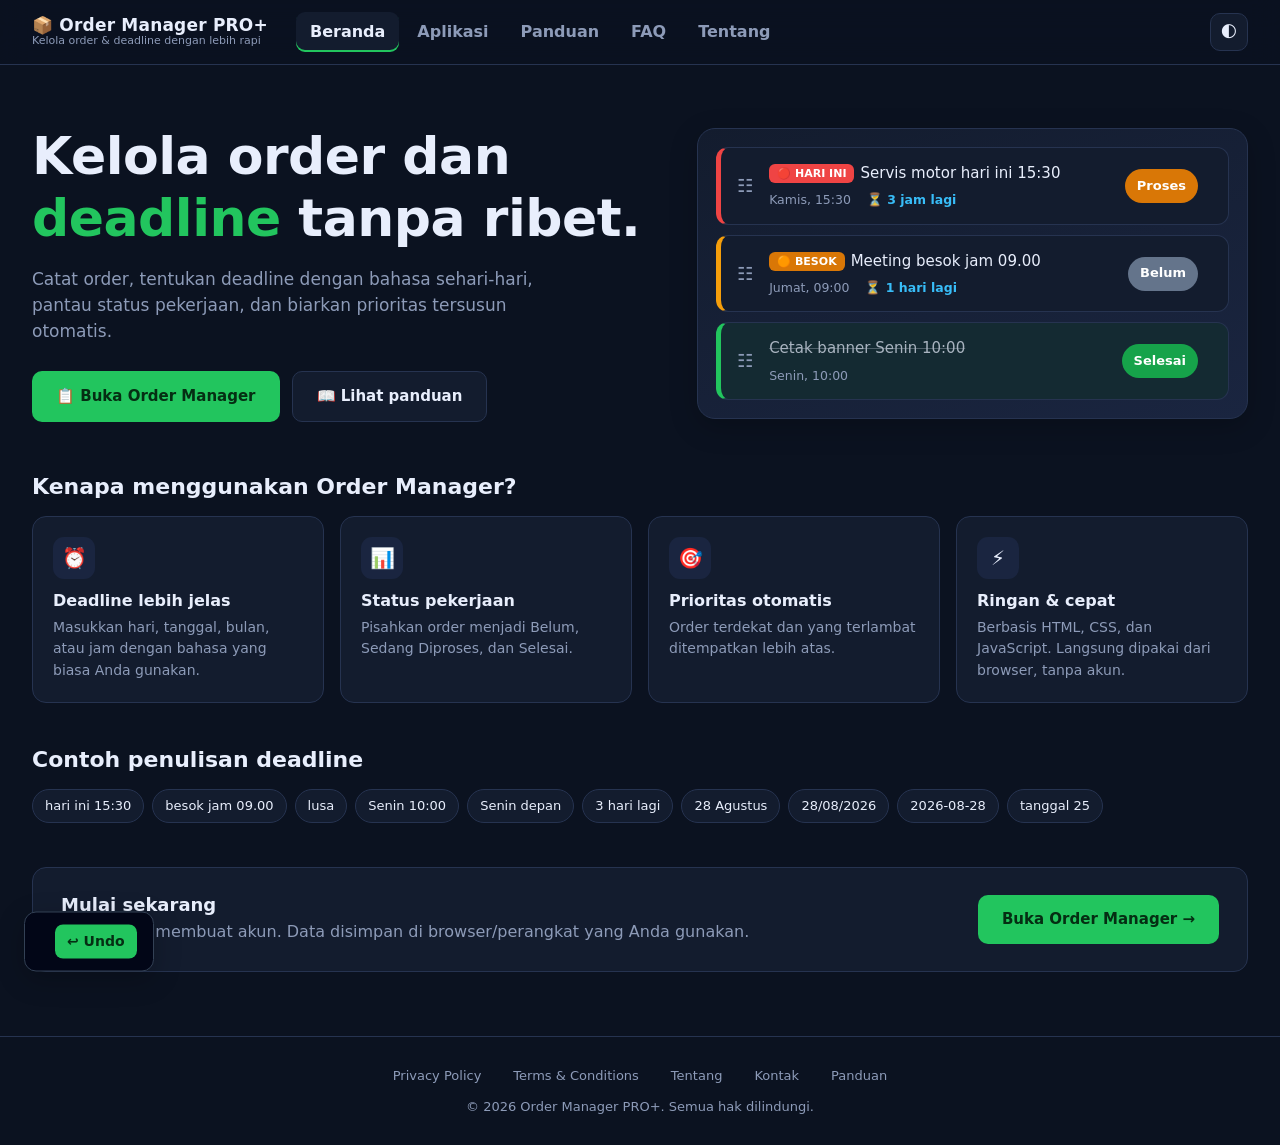
<file: index.html>
<!DOCTYPE html>
<html lang="id">
<head>
  <meta charset="UTF-8">
  <meta name="viewport" content="width=device-width, initial-scale=1.0, viewport-fit=cover">
  <meta name="google-site-verification" content="tuwIC2r9AlKlvY7EfGxf12h9E3UaU9T2xeXRM_5UAuw">
  <meta name="description" content="Order Manager PRO+ adalah aplikasi web ringan untuk mencatat order, mengatur deadline, memantau status pekerjaan, dan mengelola prioritas.">
  <meta name="theme-color" content="#0b1220">
  <title>Order Manager PRO+ — Kelola Order & Deadline</title>
  <link rel="stylesheet" href="style.css">
</head>
<body>

<header class="site-header">
  <div class="header-inner">
    <a class="brand" href="#home" data-page="home">📦 Order Manager PRO+<small>Kelola order &amp; deadline dengan lebih rapi</small></a>
    <nav class="nav" aria-label="Navigasi utama">
      <button id="nav-home"  data-page="home">Beranda</button>
      <button id="nav-app"   data-page="app">Aplikasi</button>
      <button id="nav-guide" data-page="guide">Panduan</button>
      <button id="nav-faq"   data-page="faq">FAQ</button>
      <button id="nav-about" data-page="about">Tentang</button>
    </nav>
    <button class="icon-btn" id="themeBtn" title="Ganti tema gelap / terang" aria-label="Ganti tema">🌓</button>
  </div>
</header>

<main>

<!-- ===================== BERANDA ===================== -->
<section id="page-home" class="page">
  <div class="wrap">
    <div class="hero">
      <div>
        <h1>Kelola order dan <em>deadline</em> tanpa ribet.</h1>
        <p>Catat order, tentukan deadline dengan bahasa sehari-hari, pantau status pekerjaan, dan biarkan prioritas tersusun otomatis.</p>
        <div class="hero-cta">
          <button class="btn btn-primary btn-lg" data-page="app">📋 Buka Order Manager</button>
          <button class="btn btn-ghost btn-lg" data-page="guide">📖 Lihat panduan</button>
        </div>
      </div>

      <!-- Pratinjau statis -->
      <div class="preview" aria-hidden="true">
        <div class="order today">
          <div class="drag-handle">☷</div>
          <div><div class="title"><span class="tag red">🔴 HARI INI</span>Servis motor hari ini 15:30</div><div class="meta"><span>Kamis, 15:30</span><span class="countdown">⏳ 3 jam lagi</span></div></div>
          <span class="progress p-proses">Proses</span><span></span>
        </div>
        <div class="order tomorrow">
          <div class="drag-handle">☷</div>
          <div><div class="title"><span class="tag orange">🟠 BESOK</span>Meeting besok jam 09.00</div><div class="meta"><span>Jumat, 09:00</span><span class="countdown">⏳ 1 hari lagi</span></div></div>
          <span class="progress p-belum">Belum</span><span></span>
        </div>
        <div class="order selesai">
          <div class="drag-handle">☷</div>
          <div><div class="title">Cetak banner Senin 10:00</div><div class="meta"><span>Senin, 10:00</span></div></div>
          <span class="progress p-selesai">Selesai</span><span></span>
        </div>
      </div>
    </div>

    <h2 class="section-title" style="margin-top:8px">Kenapa menggunakan Order Manager?</h2>
    <div class="feature-grid">
      <article class="feature"><div class="ico">⏰</div><h3>Deadline lebih jelas</h3><p>Masukkan hari, tanggal, bulan, atau jam dengan bahasa yang biasa Anda gunakan.</p></article>
      <article class="feature"><div class="ico">📊</div><h3>Status pekerjaan</h3><p>Pisahkan order menjadi Belum, Sedang Diproses, dan Selesai.</p></article>
      <article class="feature"><div class="ico">🎯</div><h3>Prioritas otomatis</h3><p>Order terdekat dan yang terlambat ditempatkan lebih atas.</p></article>
      <article class="feature"><div class="ico">⚡</div><h3>Ringan &amp; cepat</h3><p>Berbasis HTML, CSS, dan JavaScript. Langsung dipakai dari browser, tanpa akun.</p></article>
    </div>

    <h2 class="section-title">Contoh penulisan deadline</h2>
    <div class="chips">
      <span class="chip">hari ini 15:30</span><span class="chip">besok jam 09.00</span><span class="chip">lusa</span>
      <span class="chip">Senin 10:00</span><span class="chip">Senin depan</span><span class="chip">3 hari lagi</span>
      <span class="chip">28 Agustus</span><span class="chip">28/08/2026</span><span class="chip">2026-08-28</span><span class="chip">tanggal 25</span>
    </div>

    <div class="cta-box">
      <div><h3>Mulai sekarang</h3><p>Tidak perlu membuat akun. Data disimpan di browser/perangkat yang Anda gunakan.</p></div>
      <button class="btn btn-primary btn-lg" data-page="app">Buka Order Manager →</button>
    </div>
  </div>
</section>

<!-- ===================== APLIKASI ===================== -->
<section id="page-app" class="page">
  <div class="wrap">
    <div class="app-layout">

      <aside class="side">
        <div class="panel">
          <h2>➕ Tambah order</h2>
          <textarea id="input" aria-label="Daftar order, satu per baris" placeholder="Satu order per baris. Contoh:
Servis motor hari ini 15:30
Meeting besok jam 09.00
Ambil barang lusa
Cetak banner Senin 10:00
Kirim paket Senin depan
Order kartu 28 Agustus
Deadline 28 Agustus 2026 13:00
Pesanan 28/08/2026
Cetak label tanggal 25"></textarea>
          <button class="btn btn-primary btn-block" id="btnTambah" style="margin-top:12px">Tambah Order</button>
          <p class="hint"><kbd>Ctrl</kbd> + <kbd>Enter</kbd> untuk menambah cepat. Deadline dibaca otomatis jika ada.</p>
        </div>

        <div class="dashboard">
          <div class="dash over"><b id="dash-over">0</b><span>Lewat deadline</span></div>
          <div class="dash today"><b id="dash-today">0</b><span>Hari ini</span></div>
          <div class="dash tomorrow"><b id="dash-tomorrow">0</b><span>Besok</span></div>
          <div class="dash"><b id="dash-week">0</b><span>7 hari ke depan</span></div>
        </div>

        <div id="clock"></div>
        <button class="danger-link" id="btnHapusSemua">Hapus semua data…</button>
      </aside>

      <section>
        <div class="list-head">
          <div class="status-tabs" role="tablist">
            <button class="status-tab" id="tab-belum"  data-tab="belum">⏳ Belum <span id="count-belum">0</span></button>
            <button class="status-tab" id="tab-proses" data-tab="proses">🔄 Diproses <span id="count-proses">0</span></button>
            <button class="status-tab" id="tab-selesai" data-tab="selesai">✅ Selesai <span id="count-selesai">0</span></button>
          </div>
          <div class="list-tools">
            <input id="search" class="search" type="search" placeholder="Cari order…  ( / )" aria-label="Cari order">
            <select id="sortMode" class="select" aria-label="Urutan">
              <option value="deadline">Urut deadline</option>
              <option value="manual">Urut manual</option>
            </select>
          </div>
        </div>
        <p class="small muted" style="margin:0 0 12px">💡 Geser kartu (☷) atau gunakan ▲ ▼ untuk mengatur urutan sendiri — mode otomatis pindah ke “Urut manual”.</p>
        <div id="output"></div>
      </section>

    </div>
  </div>
</section>

<!-- ===================== PANDUAN ===================== -->
<section id="page-guide" class="page">
  <div class="wrap">
    <div class="page-head"><h1>📖 Panduan</h1><p>Cara menggunakan fitur utama Order Manager PRO+.</p></div>
    <div class="info-grid">
      <article class="info-card"><h3>1. Tambah order</h3><p>Masukkan satu order per baris lalu tekan <b>Tambah Order</b>. Jika teks yang sama sudah ada, order baru tidak akan dimasukkan.</p></article>
      <article class="info-card"><h3>2. Tulis deadline</h3><p>Contoh: <b>hari ini 15:30</b>, <b>besok jam 09.00</b>, <b>lusa</b>, <b>Senin 10:00</b>, <b>Senin depan</b>, <b>28 Agustus</b>, <b>28 Agustus 2026</b>, <b>28/08/2026</b>, <b>28-08-2026</b>, <b>2026-08-28</b>, atau <b>tanggal 25</b>.</p></article>
      <article class="info-card"><h3>3. Status</h3><p>Gunakan tiga tab untuk memisahkan order <b>Belum</b>, <b>Diproses</b>, dan <b>Selesai</b>. Ubah status lewat pilihan di tiap kartu.</p></article>
      <article class="info-card"><h3>4. Prioritas</h3><p>Pada mode <b>Urut deadline</b>, deadline yang lewat atau paling dekat otomatis berada di atas. Order tanpa tanggal berada setelah order terjadwal.</p></article>
      <article class="info-card"><h3>5. Urut manual</h3><p>Geser kartu atau gunakan tombol ▲ ▼ untuk mengatur prioritas sendiri. Mode otomatis berpindah ke <b>Urut manual</b>.</p></article>
      <article class="info-card"><h3>6. Edit, catatan &amp; Undo</h3><p>Tombol ✏️ membuka form edit teks dan catatan. Setelah menghapus order, tekan <b>Undo</b> dalam beberapa detik untuk mengembalikannya.</p></article>
    </div>
  </div>
</section>

<!-- ===================== FAQ ===================== -->
<section id="page-faq" class="page">
  <div class="wrap prose">
    <div class="page-head"><h1>❓ FAQ</h1><p>Pertanyaan yang sering ditanyakan.</p></div>
    <details open><summary>Apakah data saya tersimpan?</summary><p>Ya. Versi ini menggunakan penyimpanan browser (localStorage). Menghapus data browser atau berpindah perangkat dapat menghilangkan data lokal.</p></details>
    <details><summary>Apakah saya perlu login?</summary><p>Tidak untuk versi lokal ini.</p></details>
    <details><summary>Apakah tanggal otomatis akurat?</summary><p>Parser menggunakan tanggal dan waktu perangkat. Untuk deadline, sebaiknya tuliskan waktu jika jam benar-benar penting.</p></details>
    <details><summary>Bagaimana jika deadline tidak dikenali?</summary><p>Kartu akan menampilkan peringatan bahwa deadline tidak terdeteksi. Gunakan salah satu format pada Panduan.</p></details>
    <details><summary>Apakah data bisa diakses dari HP lain?</summary><p>Belum pada versi localStorage. Untuk sinkronisasi antarperangkat, aplikasi perlu backend/database.</p></details>
  </div>
</section>

<!-- ===================== TENTANG ===================== -->
<section id="page-about" class="page">
  <div class="wrap prose">
    <div class="page-head"><h1>ℹ️ Tentang Order Manager PRO+</h1><p>Aplikasi web sederhana untuk membantu pengelolaan pekerjaan dan order harian.</p></div>
    <div class="info-card doc">
      <h3>Tujuan</h3><p class="muted">Order Manager PRO+ dibuat untuk membantu pengguna mencatat pekerjaan, deadline, dan progres dalam satu tampilan yang ringan.</p>
      <h3>Privasi data</h3><p class="muted">Pada versi ini, data order utama disimpan di browser pengguna. Jangan memasukkan informasi sensitif yang tidak diperlukan.</p>
      <h3>Kontak</h3><p class="muted">Untuk pertanyaan, saran, atau laporan masalah, silakan gunakan alamat kontak yang Anda tetapkan pada versi publik situs.</p>
    </div>
  </div>
</section>

<!-- ===================== PRIVASI ===================== -->
<section id="page-privacy" class="page">
  <div class="wrap prose">
    <div class="page-head"><h1>🔒 Privacy Policy</h1></div>
    <div class="info-card doc">
      <p>Kebijakan Privasi ini menjelaskan bagaimana situs Order Manager PRO+ menangani informasi ketika Anda menggunakan layanan.</p>
      <h3>Data aplikasi</h3><p class="muted">Order yang Anda masukkan pada versi ini disimpan secara lokal di browser menggunakan localStorage. Data tersebut tidak otomatis dikirim ke server oleh aplikasi inti ini.</p>
      <h3>Cookies dan pihak ketiga</h3><p class="muted">Situs ini tidak menampilkan iklan. Jika di kemudian hari ditambahkan layanan pihak ketiga (misalnya iklan atau analitik), bagian ini akan diperbarui.</p>
      <h3>Pengelolaan data</h3><p class="muted">Anda dapat menghapus order melalui fitur penghapusan di aplikasi. Anda juga dapat menghapus data situs dari pengaturan browser.</p>
      <h3>Perubahan</h3><p class="muted">Kebijakan ini dapat diperbarui apabila fitur atau layanan pihak ketiga berubah.</p>
    </div>
  </div>
</section>

<!-- ===================== SYARAT ===================== -->
<section id="page-terms" class="page">
  <div class="wrap prose">
    <div class="page-head"><h1>📜 Terms &amp; Conditions</h1></div>
    <div class="info-card doc">
      <p>Dengan menggunakan Order Manager PRO+, Anda memahami bahwa aplikasi ini merupakan alat bantu pencatatan dan pengingat deadline.</p>
      <h3>Ketepatan deadline</h3><p class="muted">Parser tanggal menggunakan waktu perangkat dan pola bahasa tertentu. Pengguna tetap bertanggung jawab memeriksa deadline penting.</p>
      <h3>Penyimpanan</h3><p class="muted">Versi localStorage tidak menjamin data tetap tersedia setelah data browser dihapus, perangkat diganti, atau browser mengalami perubahan.</p>
      <h3>Penggunaan wajar</h3><p class="muted">Gunakan layanan secara wajar dan jangan memasukkan konten yang melanggar hukum atau hak pihak lain.</p>
    </div>
  </div>
</section>

<!-- ===================== KONTAK ===================== -->
<section id="page-contact" class="page">
  <div class="wrap prose">
    <div class="page-head"><h1>📞 Kontak</h1></div>
    <div class="info-card">
      <p>Untuk pertanyaan, saran, atau laporan bug, gunakan kanal kontak yang Anda tetapkan untuk situs ini.</p>
      <p class="muted">Tempatkan email bisnis atau formulir kontak Anda di sini sebelum publikasi final.</p>
    </div>
  </div>
</section>

</main>

<footer>
  <div class="footer-links">
    <button data-page="privacy">Privacy Policy</button>
    <button data-page="terms">Terms &amp; Conditions</button>
    <button data-page="about">Tentang</button>
    <button data-page="contact">Kontak</button>
    <button data-page="guide">Panduan</button>
  </div>
  <div>© <span id="year"></span> Order Manager PRO+. Semua hak dilindungi.</div>
</footer>

<!-- Dialog edit -->
<dialog id="dlgEdit">
  <div class="dlg-head">✏️ Edit order</div>
  <div class="dlg-body">
    <label for="editText">Isi order (termasuk deadline)</label>
    <input id="editText" type="text" autocomplete="off">
    <label for="editNote">Catatan tambahan</label>
    <textarea id="editNote" placeholder="Opsional"></textarea>
  </div>
  <div class="dlg-foot">
    <button class="btn btn-ghost" id="editCancel">Batal</button>
    <button class="btn btn-primary" id="editSave">Simpan</button>
  </div>
</dialog>

<!-- Toast -->
<div id="toast" class="toast" role="status" aria-live="polite">
  <span id="toastText"></span>
  <button id="toastUndo">↩ Undo</button>
</div>

<script src="js/parser.js"></script>
<script src="js/app.js"></script>
</body>
</html>
</file>
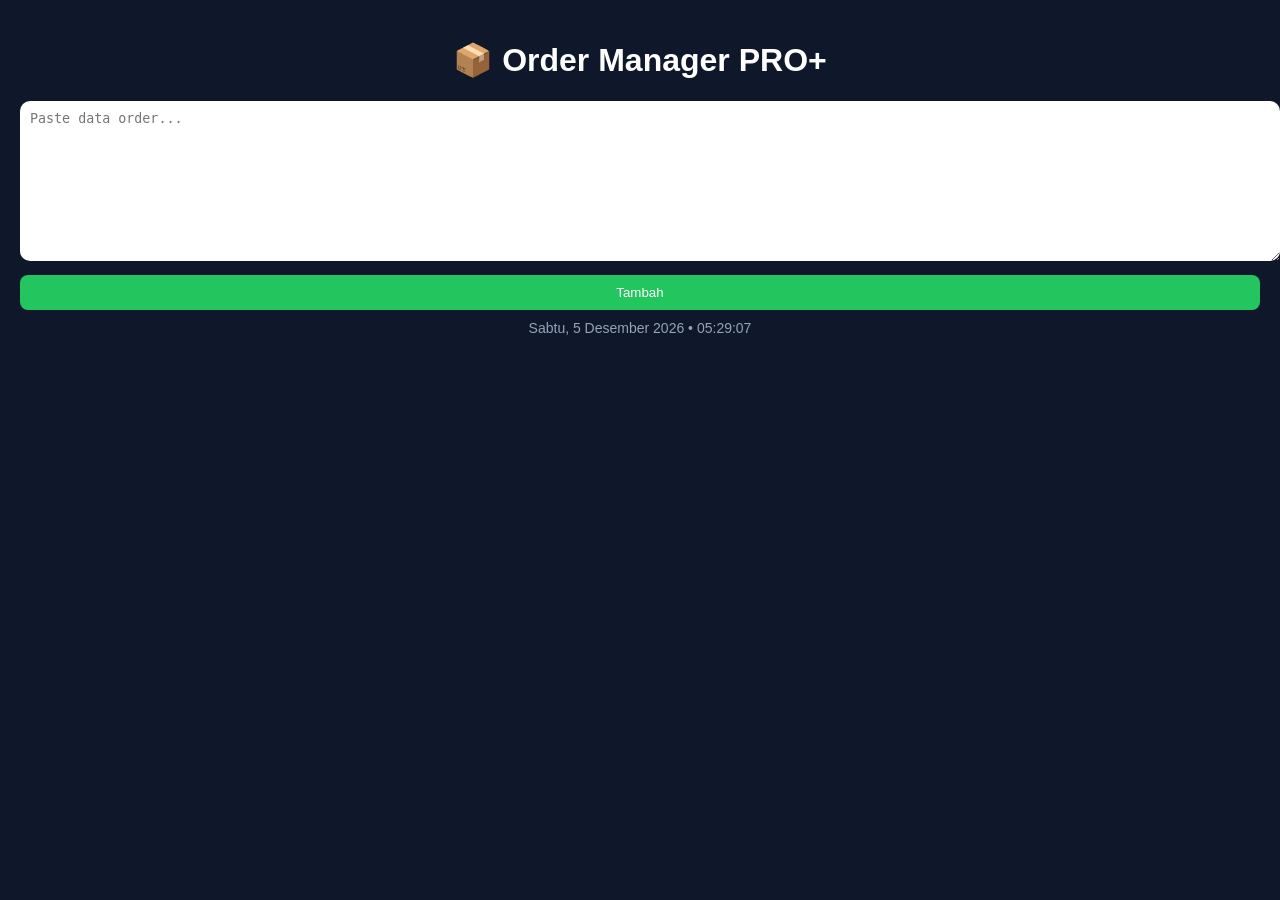
<file: ReminderCetak (1).html>
<!DOCTYPE html>
<html lang="id">
<head>
<meta charset="UTF-8">
<meta name="viewport" content="width=device-width, initial-scale=1.0">
<title>Order Manager PRO+</title>

<style>
body{
  font-family:'Segoe UI',sans-serif;
  background:#0f172a;
  color:#fff;
  margin:0;
  padding:20px;
}

h1{text-align:center;}

textarea{
  width:100%;
  height:140px;
  border-radius:10px;
  border:none;
  padding:10px;
  margin-bottom:10px;
}

button{
  border:none;
  border-radius:8px;
  cursor:pointer;
}

.btn-main{
  width:100%;
  padding:10px;
  background:#22c55e;
  color:#fff;
}

#clock{
  text-align:center;
  margin-top:10px;
  font-size:14px;
  color:#94a3b8;
}

.container{margin-top:20px;}

.card{
  background:#1e293b;
  padding:12px;
  border-radius:12px;
  margin-bottom:10px;
  display:flex;
  justify-content:space-between;
  align-items:center;
  cursor:grab;
  transition:0.2s;
}

.card.dragging{opacity:0.5;}

.card.proses{background:#78350f;}
.card.selesai{background:#064e3b;}

/* 🔥 REMINDER */
.card.today{
  border:2px solid #ef4444;
  box-shadow:0 0 10px #ef4444;
}

.card.tomorrow{
  border:2px solid #f59e0b;
  box-shadow:0 0 10px #f59e0b;
}

.left{flex:1;}
.title{font-size:14px;}

.progress{
  font-size:11px;
  padding:3px 6px;
  border-radius:6px;
  margin-left:6px;
}

.p-belum{background:#64748b;}
.p-proses{background:#f59e0b;}
.p-selesai{background:#22c55e;}

.tag{
  font-size:11px;
  padding:2px 6px;
  border-radius:6px;
  margin-right:5px;
}

.urgent{background:#ef4444;}
.soon{background:#f59e0b;}
.normal{background:#64748b;}
.doneTag{background:#22c55e;}

.todayTag{background:#ef4444;}
.tomorrowTag{background:#f59e0b;}

.date{
  font-size:11px;
  color:#94a3b8;
}

.actions{
  display:flex;
  gap:5px;
}

.actions button{
  padding:5px 6px;
  font-size:11px;
}

.edit{background:#3b82f6;color:#fff;}
.delete{background:#ef4444;color:#fff;}
</style>
</head>

<body>

<h1>📦 Order Manager PRO+</h1>

<textarea id="input" placeholder="Paste data order..."></textarea>
<button class="btn-main" onclick="tambah()">Tambah</button>

<div id="clock"></div>

<div class="container" id="output"></div>

<script>
let data = JSON.parse(localStorage.getItem("orders") || "[]")

function parseTanggal(text){
  const bulan = {
    januari:0,februari:1,maret:2,april:3,mei:4,juni:5,
    juli:6,agustus:7,september:8,oktober:9,november:10,desember:11
  }

  let m = text.toLowerCase().match(/(\d{1,2})\s*(januari|februari|maret|april|mei|juni|juli|agustus|september|oktober|november|desember)/)
  if(m) return new Date(2026, bulan[m[2]], m[1])

  if(text.toLowerCase().includes("senin")) return new Date(Date.now()+1*86400000)
  if(text.toLowerCase().includes("rabu")) return new Date(Date.now()+3*86400000)
  if(text.toLowerCase().includes("jumat")) return new Date(Date.now()+5*86400000)

  return null
}

/* 🔥 DETEKSI HARI H & BESOK */
function getDayStatus(date){
  if(!date) return ""

  let today = new Date()
  today.setHours(0,0,0,0)

  let d = new Date(date)
  d.setHours(0,0,0,0)

  let diff = (d - today)/(1000*60*60*24)

  if(diff === 0) return "today"
  if(diff === 1) return "tomorrow"
  return ""
}

function getStatus(date, progress){
  if(progress === "selesai") return "done"
  if(!date) return "normal"

  let diff = (date - new Date())/(1000*60*60*24)

  if(diff <= 1) return "urgent"
  if(diff <= 3) return "soon"
  return "normal"
}

function tambah(){
  let input = document.getElementById("input").value.split("\n")

  input.forEach(x=>{
    if(x.trim()){
      data.push({
        id: Date.now() + Math.random(),
        text: x,
        progress:"belum"
      })
    }
  })

  document.getElementById("input").value=""
  simpan()
  render()
}

function simpan(){
  localStorage.setItem("orders", JSON.stringify(data))
}

function hapus(id){
  data = data.filter(x=>x.id!==id)
  simpan()
  render()
}

function edit(id){
  let item = data.find(x=>x.id===id)
  let baru = prompt("Edit order:", item.text)
  if(baru){
    item.text = baru
    simpan()
    render()
  }
}

function updateProgress(id,val){
  let item = data.find(x=>x.id===id)
  item.progress = val
  simpan()
  render()
}

function render(){
  let list = data.map(d=>{
    let date = parseTanggal(d.text)
    return {...d, date, status:getStatus(date,d.progress), day:getDayStatus(date)}
  })

  list.sort((a,b)=>{
    if(a.progress==="selesai" && b.progress!=="selesai") return 1
    if(a.progress!=="selesai" && b.progress==="selesai") return -1
    if(!a.date) return -1
    if(!b.date) return 1
    return a.date - b.date
  })

  let html=""

  list.forEach((d,i)=>{
    html+=`
    <div class="card ${d.progress} ${d.day}" draggable="true" data-index="${i}">
      <div class="left">
        <div class="title">

          ${
            d.day==="today" ? '<span class="tag todayTag">🔴 HARI INI</span>' :
            d.day==="tomorrow" ? '<span class="tag tomorrowTag">🟠 BESOK</span>' : ''
          }

          <span class="tag ${
            d.status=="done"?"doneTag":
            d.status=="urgent"?"urgent":
            d.status=="soon"?"soon":"normal"
          }">
            ${
              d.status=="done"?"🟢":
              d.status=="urgent"?"🔴":
              d.status=="soon"?"🟡":"⚪"
            }
          </span>

          ${d.text}

          <select class="progress p-${d.progress}" onchange="updateProgress(${d.id}, this.value)">
            <option value="belum" ${d.progress=="belum"?"selected":""}>Belum</option>
            <option value="proses" ${d.progress=="proses"?"selected":""}>Proses</option>
            <option value="selesai" ${d.progress=="selesai"?"selected":""}>Selesai</option>
          </select>
        </div>

        <div class="date">
          ${d.date ? d.date.toDateString() : "Tidak ada tanggal"}
        </div>
      </div>

      <div class="actions">
        <button class="edit" onclick="edit(${d.id})">✏️</button>
        <button class="delete" onclick="hapus(${d.id})">🗑️</button>
      </div>
    </div>
    `
  })

  document.getElementById("output").innerHTML = html

  dragInit()
}

/* DRAG */
function dragInit(){
  const cards = document.querySelectorAll('.card')
  let dragIndex = null

  cards.forEach(card=>{
    card.addEventListener('dragstart',()=>{
      dragIndex = card.dataset.index
      card.classList.add('dragging')
    })

    card.addEventListener('dragend',()=>{
      card.classList.remove('dragging')
    })

    card.addEventListener('dragover',(e)=>e.preventDefault())

    card.addEventListener('drop',()=>{
      let dropIndex = card.dataset.index

      let temp = data[dragIndex]
      data.splice(dragIndex,1)
      data.splice(dropIndex,0,temp)

      simpan()
      render()
    })
  })
}

/* CLOCK */
function updateClock(){
  const now = new Date()

  const hari = ["Minggu","Senin","Selasa","Rabu","Kamis","Jumat","Sabtu"]
  const bulan = ["Januari","Februari","Maret","April","Mei","Juni","Juli","Agustus","September","Oktober","November","Desember"]

  let h = hari[now.getDay()]
  let tgl = now.getDate()
  let b = bulan[now.getMonth()]
  let th = now.getFullYear()

  let jam = now.getHours().toString().padStart(2,'0')
  let menit = now.getMinutes().toString().padStart(2,'0')
  let detik = now.getSeconds().toString().padStart(2,'0')

  document.getElementById("clock").innerHTML =
    `${h}, ${tgl} ${b} ${th} • ${jam}:${menit}:${detik}`
}

setInterval(updateClock,1000)
updateClock()

render()
</script>

</body>
</html>
</file>
<file: style.css>
/* ==========================================================
   Order Manager PRO+ — desktop-first
   ========================================================== */
:root {
  --bg: #0b1220;
  --surface: #131c2e;
  --surface2: #1a2540;
  --border: #263350;
  --text: #e8eefc;
  --muted: #8d9bb8;
  --primary: #22c55e;
  --primary-d: #16a34a;
  --danger: #ef4444;
  --orange: #f59e0b;
  --blue: #3b82f6;
  --cyan: #38bdf8;
  --radius: 14px;
  --shadow: 0 8px 28px rgba(0, 0, 0, .22);
  color-scheme: dark;
}
body.light {
  --bg: #f1f4f9;
  --surface: #ffffff;
  --surface2: #eef2f8;
  --border: #d9e0ec;
  --text: #0f172a;
  --muted: #5d6b84;
  --shadow: 0 6px 22px rgba(15, 23, 42, .08);
  color-scheme: light;
}

* { box-sizing: border-box; }
html { scroll-behavior: smooth; }
body {
  margin: 0; background: var(--bg); color: var(--text); line-height: 1.55;
  font-family: Inter, system-ui, -apple-system, "Segoe UI", Roboto, sans-serif;
  -webkit-font-smoothing: antialiased;
}
button, input, textarea, select { font: inherit; color: inherit; }
button { border: 0; cursor: pointer; background: none; }
a { color: inherit; }
h1, h2, h3 { line-height: 1.2; margin: 0; }
.muted { color: var(--muted); }
.small { font-size: 12px; }
kbd { font: 11px ui-monospace, monospace; padding: 1px 6px; border: 1px solid var(--border); border-bottom-width: 2px; border-radius: 5px; background: var(--surface2); }
:focus-visible { outline: 2px solid var(--blue); outline-offset: 2px; }

/* ---------- Header ---------- */
.site-header { position: sticky; top: 0; z-index: 50; background: color-mix(in srgb, var(--bg) 88%, transparent); backdrop-filter: blur(14px); border-bottom: 1px solid var(--border); }
.header-inner { max-width: 1320px; margin: auto; padding: 0 32px; height: 64px; display: flex; align-items: center; gap: 28px; }
.brand { display: flex; flex-direction: column; text-decoration: none; font-weight: 800; font-size: 17px; letter-spacing: .2px; line-height: 1.15; white-space: nowrap; }
.brand small { color: var(--muted); font-size: 11px; font-weight: 500; letter-spacing: 0; }
.nav { display: flex; gap: 4px; margin-right: auto; }
.nav button { padding: 8px 14px; border-radius: 9px; color: var(--muted); font-weight: 600; white-space: nowrap; }
.nav button:hover { color: var(--text); background: var(--surface); }
.nav button.active { color: var(--text); background: var(--surface); box-shadow: inset 0 -2px 0 var(--primary); }
.icon-btn { width: 38px; height: 38px; border-radius: 10px; border: 1px solid var(--border); background: var(--surface); font-size: 16px; }
.icon-btn:hover { background: var(--surface2); }

/* ---------- Layout halaman ---------- */
.page { display: none; }
.page.active { display: block; }
.wrap { max-width: 1320px; margin: auto; padding: 32px 32px 64px; }
.prose { max-width: 860px; }
.page-head { margin-bottom: 24px; }
.page-head h1 { font-size: 30px; margin-bottom: 6px; }
.page-head p { color: var(--muted); margin: 0; }

.panel { background: var(--surface); border: 1px solid var(--border); border-radius: var(--radius); padding: 20px; box-shadow: var(--shadow); }
.panel h2, .panel h3 { font-size: 16px; margin-bottom: 12px; }

.btn { display: inline-flex; align-items: center; justify-content: center; gap: 8px; padding: 10px 18px; border-radius: 10px; font-weight: 700; transition: background .15s, transform .05s; }
.btn:active { transform: translateY(1px); }
.btn-primary { background: var(--primary); color: #052e13; }
.btn-primary:hover { background: #4ade80; }
.btn-ghost { border: 1px solid var(--border); background: var(--surface); }
.btn-ghost:hover { background: var(--surface2); }
.btn-block { width: 100%; }
.btn-lg { padding: 13px 24px; font-size: 15px; }

/* ---------- Beranda ---------- */
.hero { display: grid; grid-template-columns: 1.05fr .95fr; gap: 56px; align-items: center; padding: 28px 0 44px; }
.hero h1 { font-size: clamp(34px, 4.2vw, 52px); letter-spacing: -.5px; margin-bottom: 16px; }
.hero h1 em { font-style: normal; color: var(--primary); }
.hero p { font-size: 17px; color: var(--muted); max-width: 560px; margin: 0 0 26px; }
.hero-cta { display: flex; gap: 12px; flex-wrap: wrap; }
.preview { display: flex; flex-direction: column; gap: 10px; padding: 18px; border: 1px solid var(--border); border-radius: 18px; background: linear-gradient(160deg, var(--surface), var(--surface2)); box-shadow: var(--shadow); pointer-events: none; user-select: none; }
.preview .order { margin: 0; }

.feature-grid { display: grid; grid-template-columns: repeat(4, 1fr); gap: 16px; }
.feature { padding: 20px; background: var(--surface); border: 1px solid var(--border); border-radius: var(--radius); }
.feature .ico { display: grid; place-items: center; width: 42px; height: 42px; margin-bottom: 12px; border-radius: 11px; background: var(--surface2); font-size: 20px; }
.feature h3 { font-size: 16px; margin-bottom: 6px; }
.feature p { margin: 0; color: var(--muted); font-size: 14px; }
.section-title { font-size: 22px; margin: 44px 0 16px; }
.chips { display: flex; flex-wrap: wrap; gap: 8px; }
.chip { padding: 6px 12px; border: 1px solid var(--border); border-radius: 999px; background: var(--surface); font-size: 13px; }
.cta-box { display: flex; align-items: center; justify-content: space-between; gap: 24px; margin-top: 44px; padding: 26px 28px; border: 1px solid var(--border); border-radius: var(--radius); background: var(--surface); }
.cta-box h3 { font-size: 18px; margin-bottom: 4px; }
.cta-box p { margin: 0; color: var(--muted); }

/* ---------- Halaman aplikasi ---------- */
.app-layout > * { min-width: 0; }
.app-layout { display: grid; grid-template-columns: 370px minmax(0, 1fr); gap: 28px; align-items: start; }
.side { position: sticky; top: 88px; display: flex; flex-direction: column; gap: 16px; max-height: calc(100vh - 108px); overflow-y: auto; padding-right: 2px; }
#input { width: 100%; height: 190px; padding: 12px 14px; resize: vertical; border: 1px solid var(--border); border-radius: 10px; background: var(--surface2); line-height: 1.5; }
#input:focus, .search:focus, .select:focus { outline: none; border-color: var(--blue); box-shadow: 0 0 0 3px color-mix(in srgb, var(--blue) 25%, transparent); }
.hint { margin: 10px 0 0; color: var(--muted); font-size: 12px; }
#clock { text-align: center; color: var(--muted); font-size: 13px; padding: 4px 0; font-variant-numeric: tabular-nums; }

.dashboard { display: grid; grid-template-columns: 1fr 1fr; gap: 10px; }
.dash { padding: 14px 16px; border: 1px solid var(--border); border-radius: 12px; background: var(--surface); }
.dash b { display: block; font-size: 28px; line-height: 1.1; font-variant-numeric: tabular-nums; }
.dash span { color: var(--muted); font-size: 12px; }
.dash.over b { color: var(--danger); } .dash.today b { color: var(--orange); } .dash.tomorrow b { color: var(--cyan); }
.danger-link { align-self: flex-start; color: var(--muted); font-size: 12px; text-decoration: underline; padding: 4px 2px; }
.danger-link:hover { color: var(--danger); }

.list-head { display: flex; align-items: center; gap: 14px; flex-wrap: wrap; margin-bottom: 14px; }
.status-tabs { display: inline-flex; padding: 4px; gap: 4px; border: 1px solid var(--border); border-radius: 12px; background: var(--surface); }
.status-tab { padding: 8px 16px; border-radius: 9px; color: var(--muted); font-weight: 700; font-size: 13px; white-space: nowrap; }
.status-tab:hover { color: var(--text); }
.status-tab.active { background: var(--primary); color: #052e13; }
.status-tab span { margin-left: 4px; padding: 0 7px; border-radius: 999px; background: color-mix(in srgb, currentColor 16%, transparent); font-size: 12px; }
.list-tools { display: flex; gap: 10px; margin-left: auto; }
.search, .select { height: 40px; padding: 0 14px; border: 1px solid var(--border); border-radius: 10px; background: var(--surface); }
.search { width: 260px; }

/* ---------- Kartu order ---------- */
.order {
  --stripe: #64748b;
  position: relative; display: grid; grid-template-columns: auto minmax(0, 1fr) auto auto; gap: 14px; align-items: center;
  margin-bottom: 10px; padding: 14px 16px 14px 14px; background: var(--surface); border: 1px solid var(--border);
  border-left: 5px solid var(--stripe); border-radius: 12px; transition: background .2s, box-shadow .2s;
}
.order:hover { background: color-mix(in srgb, var(--surface) 85%, var(--surface2)); }
.order.proses { --stripe: var(--orange); background: color-mix(in srgb, var(--orange) 9%, var(--surface)); }
.order.selesai { --stripe: var(--primary); background: color-mix(in srgb, var(--primary) 8%, var(--surface)); }
.order.selesai .title { opacity: .7; text-decoration: line-through; text-decoration-color: color-mix(in srgb, currentColor 40%, transparent); }
.order.today { --stripe: var(--danger); }
.order.tomorrow { --stripe: var(--orange); }
.order.h2 { --stripe: var(--blue); }
.order.dragging { opacity: .4; }
.order.drop-target { box-shadow: 0 -3px 0 var(--blue); }
.order.super-priority { border-color: var(--danger); animation: glow 1.6s ease-in-out infinite; }
@keyframes glow { 50% { box-shadow: 0 0 0 3px color-mix(in srgb, var(--danger) 35%, transparent), 0 0 22px color-mix(in srgb, var(--danger) 45%, transparent); } }
@media (prefers-reduced-motion: reduce) { .order.super-priority { animation: none; } }

.drag-handle { cursor: grab; color: var(--muted); font-size: 18px; padding: 4px 2px; user-select: none; }
.title { font-size: 15px; overflow-wrap: anywhere; }
.tag { display: inline-block; margin-right: 6px; padding: 1px 8px; border-radius: 6px; color: #fff; font-size: 11px; font-weight: 800; vertical-align: 1px; }
.tag.red { background: var(--danger); } .tag.orange { background: #d97706; } .tag.blue { background: var(--blue); }
.urgent-big { display: block; margin-bottom: 2px; color: var(--danger); font-size: 12px; font-weight: 900; letter-spacing: .4px; }
.meta { display: flex; flex-wrap: wrap; gap: 4px 16px; margin-top: 5px; font-size: 12.5px; color: var(--muted); }
.meta .countdown { color: var(--cyan); font-weight: 600; }
body.light .meta .countdown { color: #0369a1; }
.parse-warning { color: var(--orange); font-weight: 700; }
.note { margin-top: 8px; padding: 8px 10px; border-radius: 8px; background: var(--surface2); color: var(--muted); font-size: 13px; white-space: pre-wrap; overflow-wrap: anywhere; }

.progress { height: 34px; padding: 0 12px; border: 0; border-radius: 999px; color: #fff; font-size: 13px; font-weight: 700; cursor: pointer; appearance: none; text-align: center; }
.progress option { color: #0f172a; background: #fff; }
span.progress { display: inline-flex; align-items: center; justify-content: center; }
.p-belum { background: #64748b; } .p-proses { background: #d97706; } .p-selesai { background: #16a34a; }

.actions { display: flex; gap: 4px; }
.actions button { width: 34px; height: 34px; border-radius: 9px; color: var(--muted); font-size: 14px; }
.actions button:hover { background: var(--surface2); color: var(--text); }
.actions button.del:hover { background: color-mix(in srgb, var(--danger) 18%, transparent); color: var(--danger); }
.empty { padding: 56px 16px; text-align: center; color: var(--muted); border: 1px dashed var(--border); border-radius: 12px; }

/* ---------- Halaman info ---------- */
.info-grid { display: grid; grid-template-columns: repeat(3, 1fr); gap: 16px; }
.info-card { padding: 20px; background: var(--surface); border: 1px solid var(--border); border-radius: var(--radius); }
.info-card h3 { font-size: 16px; margin-bottom: 8px; }
.info-card p { margin: 0 0 10px; }
.info-card p:last-child { margin-bottom: 0; }
.doc h3 { margin: 22px 0 6px; font-size: 16px; }
.doc h3:first-of-type { margin-top: 12px; }
.doc p { margin: 0; }

details { border: 1px solid var(--border); border-radius: 12px; background: var(--surface); margin-bottom: 10px; }
summary { padding: 16px 18px; font-weight: 700; cursor: pointer; list-style: none; display: flex; justify-content: space-between; gap: 16px; }
summary::after { content: "+"; color: var(--muted); font-size: 20px; line-height: 1; }
details[open] summary::after { content: "−"; }
summary::-webkit-details-marker { display: none; }
details p { margin: 0; padding: 0 18px 16px; color: var(--muted); }

footer { border-top: 1px solid var(--border); padding: 28px 32px; text-align: center; color: var(--muted); font-size: 13px; }
.footer-links { display: flex; justify-content: center; gap: 20px; flex-wrap: wrap; margin-bottom: 10px; }
.footer-links button { color: var(--muted); }
.footer-links button:hover { color: var(--text); text-decoration: underline; }

/* ---------- Dialog & toast ---------- */
dialog { width: min(560px, 92vw); padding: 0; border: 1px solid var(--border); border-radius: 16px; background: var(--surface); color: var(--text); box-shadow: 0 24px 60px rgba(0, 0, 0, .45); }
dialog::backdrop { background: rgba(2, 6, 23, .6); backdrop-filter: blur(2px); }
.dlg-head { padding: 18px 22px 0; font-size: 18px; font-weight: 800; }
.dlg-body { padding: 14px 22px; }
.dlg-body label { display: block; margin: 12px 0 6px; font-size: 12px; font-weight: 700; color: var(--muted); }
.dlg-body textarea, .dlg-body input { width: 100%; padding: 10px 12px; border: 1px solid var(--border); border-radius: 10px; background: var(--surface2); }
.dlg-body textarea { height: 110px; resize: vertical; }
.dlg-foot { display: flex; justify-content: flex-end; gap: 8px; padding: 12px 22px 20px; }

.toast { position: fixed; left: 24px; bottom: 24px; z-index: 100; display: flex; align-items: center; gap: 14px; max-width: 440px; padding: 12px 16px; background: #020617; color: #fff; border: 1px solid #334155; border-radius: 12px; box-shadow: var(--shadow); font-size: 14px; transform: translateY(160%); transition: transform .25s; }
.toast.show { transform: translateY(0); }
.toast button { padding: 6px 12px; border-radius: 8px; background: var(--primary); color: #052e13; font-weight: 800; }

/* ---------- Responsif ---------- */
@media (max-width: 1180px) {
  .app-layout { grid-template-columns: minmax(0, 1fr); }
  .side { position: static; max-height: none; overflow: visible; }
  .dashboard { grid-template-columns: repeat(4, 1fr); }
  .feature-grid { grid-template-columns: repeat(2, 1fr); }
  .info-grid { grid-template-columns: repeat(2, 1fr); }
}
@media (max-width: 860px) {
  .hero { grid-template-columns: 1fr; gap: 28px; }
  .preview { display: none; }
  .header-inner { padding: 8px 16px; gap: 8px 12px; height: auto; flex-wrap: wrap; }
  .brand { margin-right: auto; }
  .nav { order: 3; width: 100%; overflow-x: auto; min-width: 0; }
  .brand { font-size: 15px; }
  .brand small { display: none; }
  .wrap { padding: 20px 16px 48px; }
  .list-tools { margin-left: 0; width: 100%; }
  .search { flex: 1; width: auto; min-width: 0; }
  .select { flex-shrink: 0; }
  .order { grid-template-columns: auto minmax(0, 1fr); }
  .order .progress, .order .actions { grid-column: 2; justify-self: start; }
  .cta-box { flex-direction: column; align-items: flex-start; }
}
@media (max-width: 560px) {
  .dashboard { grid-template-columns: 1fr 1fr; }
  .feature-grid, .info-grid { grid-template-columns: 1fr; }
  .status-tabs { width: 100%; }
  .status-tab { flex: 1; padding: 8px 4px; font-size: 12px; }
  .status-tab span { margin-left: 2px; padding: 0 5px; }
  .toast { left: 12px; right: 12px; max-width: none; }
}
</file>
